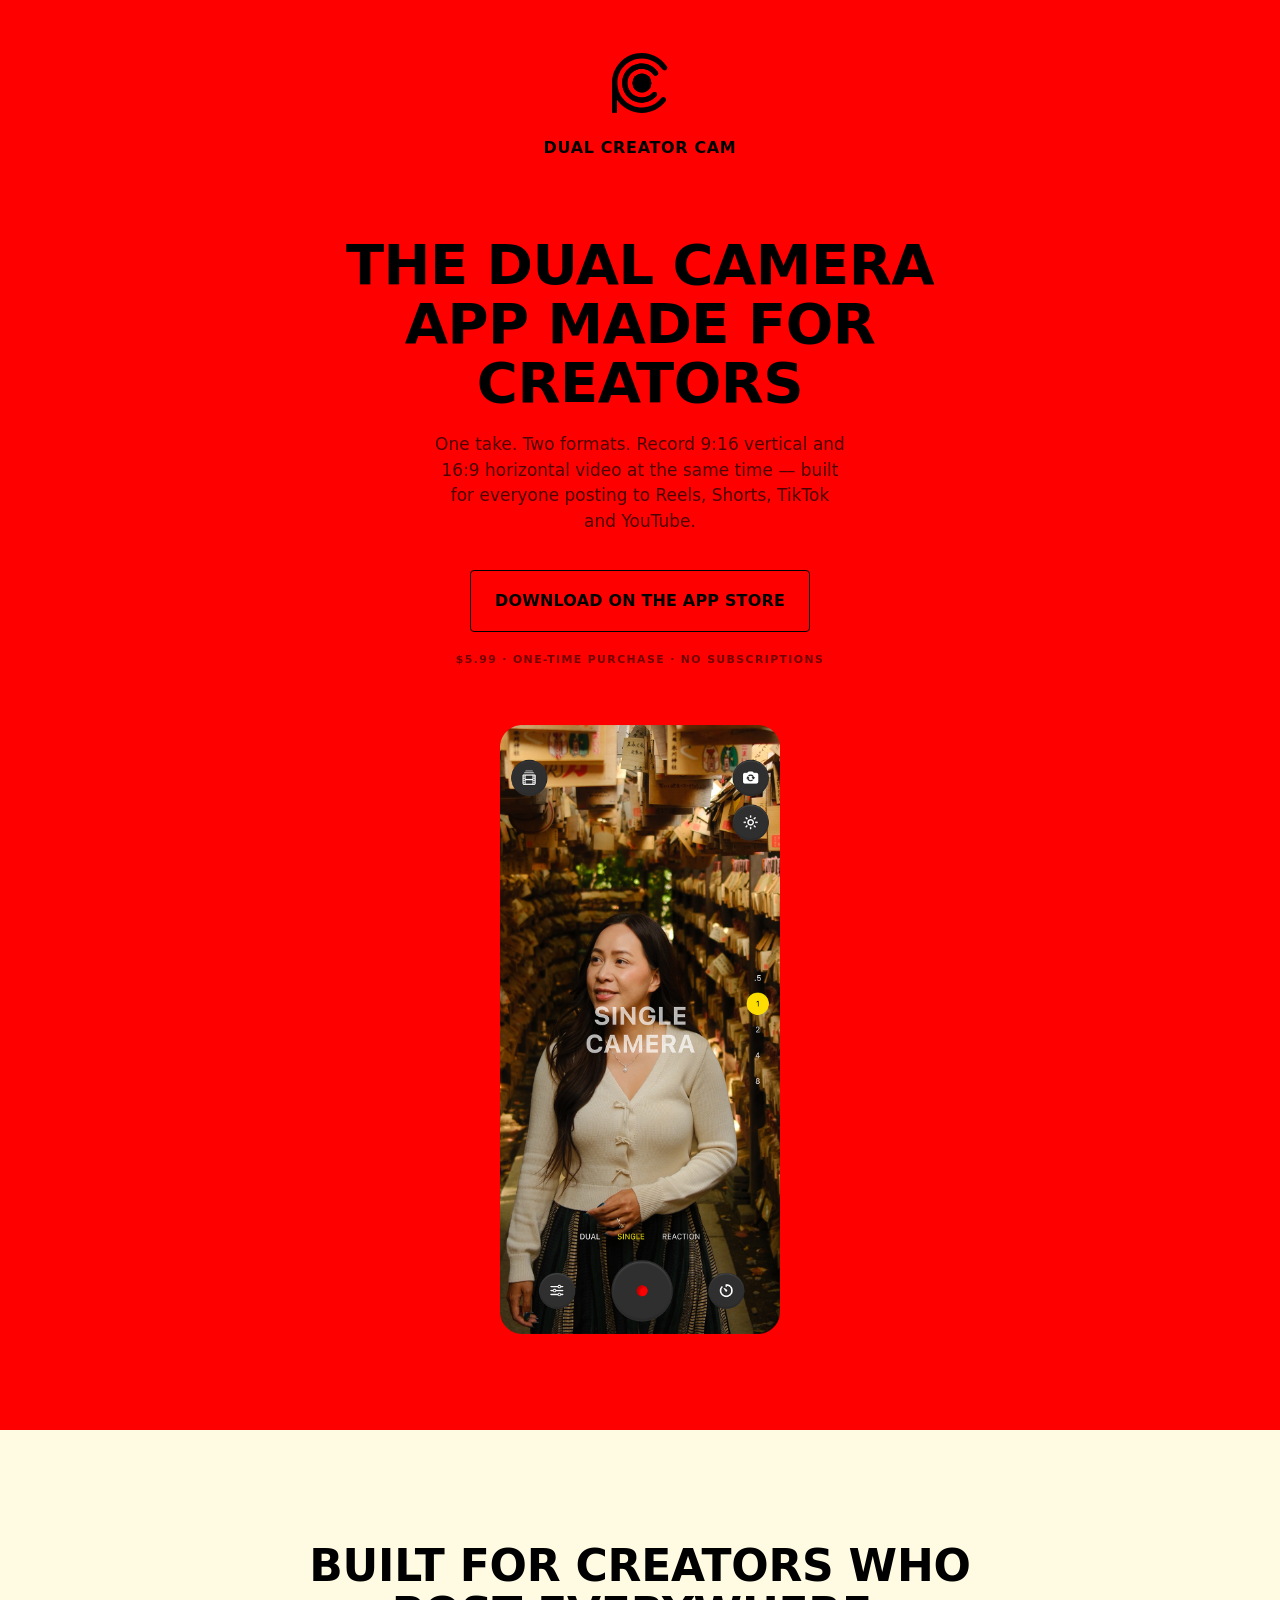
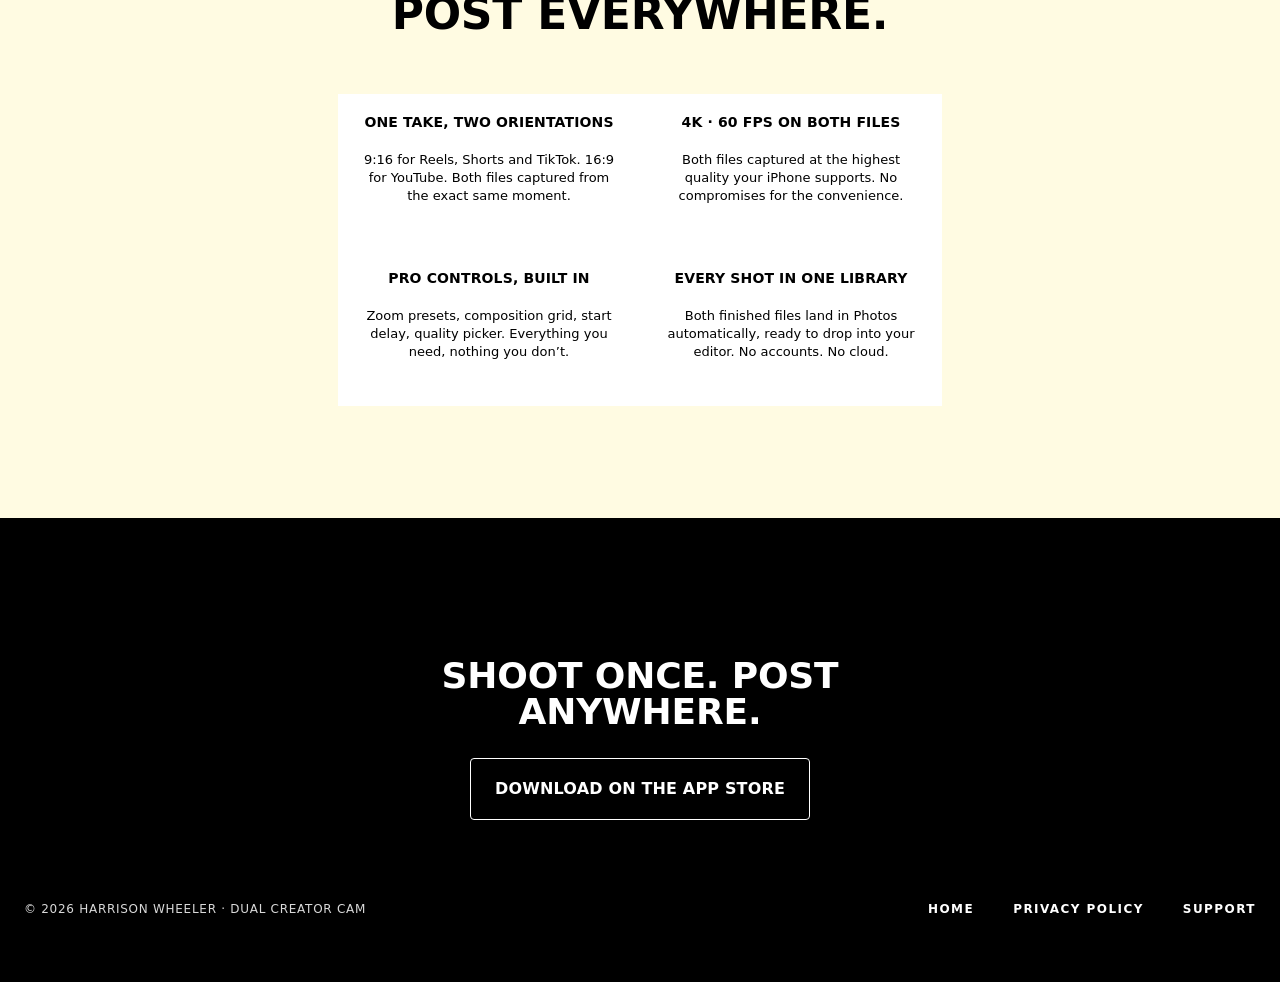
<file: index.html>
<!doctype html>
<html lang="en">
<head>
<meta charset="utf-8" />
<meta name="viewport" content="width=device-width, initial-scale=1, viewport-fit=cover" />

<!-- Primary SEO -->
<title>Dual Creator Cam · Dual Camera iPhone App for Creators</title>
<meta name="description" content="Record 9:16 vertical and 16:9 horizontal video at the same time on iPhone. One take, two formats — built for Reels, Shorts and YouTube. $5.99, no subscriptions." />
<meta name="keywords" content="dual camera iPhone app, vertical and horizontal video, 9:16 16:9 simultaneously, multicam iPhone, content creator camera app, Reels Shorts YouTube, one take two formats" />
<meta name="author" content="Harrison Wheeler" />
<meta name="robots" content="index, follow, max-image-preview:large" />
<meta name="theme-color" content="#ff0000" />
<link rel="canonical" href="https://dualcreatorcam.com/" />

<!-- Open Graph -->
<meta property="og:type" content="website" />
<meta property="og:site_name" content="Dual Creator Cam" />
<meta property="og:locale" content="en_US" />
<meta property="og:url" content="https://dualcreatorcam.com/" />
<meta property="og:title" content="Dual Creator Cam · Dual Camera iPhone App for Creators" />
<meta property="og:description" content="Shoot once. Post anywhere. Record 9:16 vertical and 16:9 horizontal video in the same take on iPhone." />
<!-- TODO: replace with real 1200x630 share image once available -->
<meta property="og:image" content="https://dualcreatorcam.com/assets/og-cover.png" />
<meta property="og:image:width" content="1200" />
<meta property="og:image:height" content="630" />
<meta property="og:image:alt" content="Dual Creator Cam — iPhone dual camera app showing 9:16 and 16:9 capture in one take." />

<!-- Twitter -->
<meta name="twitter:card" content="summary_large_image" />
<meta name="twitter:title" content="Dual Creator Cam · Dual Camera iPhone App" />
<meta name="twitter:description" content="One take. Two formats. Built for creators posting to Reels, Shorts, TikTok and YouTube." />
<meta name="twitter:image" content="https://dualcreatorcam.com/assets/og-cover.png" />
<meta name="twitter:image:alt" content="Dual Creator Cam — iPhone dual camera app capturing vertical and horizontal video at the same time." />

<!-- Apple / iOS -->
<meta name="apple-mobile-web-app-title" content="Dual Creator Cam" />
<meta name="format-detection" content="telephone=no" />

<!-- Icons -->
<link rel="icon" type="image/svg+xml" href="assets/logo.svg" />
<link rel="alternate icon" href="assets/favicon.jpg" />
<link rel="apple-touch-icon" href="assets/favicon.jpg" />

<!-- Performance -->
<link rel="preconnect" href="https://apps.apple.com" crossorigin />
<link rel="dns-prefetch" href="https://apps.apple.com" />
<link rel="preload" as="image" href="assets/single_hi.png" fetchpriority="high" />
<link rel="stylesheet" href="assets/style.css" />

<!-- Structured data: WebSite + Organization + MobileApplication -->
<script type="application/ld+json">
{
  "@context": "https://schema.org",
  "@graph": [
    {
      "@type": "WebSite",
      "@id": "https://dualcreatorcam.com/#website",
      "url": "https://dualcreatorcam.com/",
      "name": "Dual Creator Cam",
      "description": "Dual camera iPhone app that records 9:16 vertical and 16:9 horizontal video in the same take.",
      "inLanguage": "en-US",
      "publisher": { "@id": "https://dualcreatorcam.com/#publisher" }
    },
    {
      "@type": "Organization",
      "@id": "https://dualcreatorcam.com/#publisher",
      "name": "Harrison Wheeler",
      "url": "https://dualcreatorcam.com/",
      "logo": "https://dualcreatorcam.com/assets/logo.png",
      "email": "hello@dualcreatorcam.com"
    },
    {
      "@type": "MobileApplication",
      "@id": "https://dualcreatorcam.com/#app",
      "name": "Dual Creator Cam",
      "url": "https://dualcreatorcam.com/",
      "operatingSystem": "iOS 17",
      "applicationCategory": "MultimediaApplication",
      "applicationSubCategory": "Camera",
      "description": "Dual Creator Cam records 9:16 vertical and 16:9 horizontal video simultaneously on iPhone. Built for creators who post to Reels, TikTok, Shorts and YouTube from the same take.",
      "image": "https://dualcreatorcam.com/assets/single_hi.png",
      "screenshot": "https://dualcreatorcam.com/assets/single_hi.png",
      "downloadUrl": "https://apps.apple.com/app/id6765814282",
      "installUrl": "https://apps.apple.com/app/id6765814282",
      "offers": {
        "@type": "Offer",
        "price": "5.99",
        "priceCurrency": "USD",
        "availability": "https://schema.org/InStock"
      },
      "featureList": [
        "9:16 vertical and 16:9 horizontal capture in one take",
        "4K at 60 fps on supported devices",
        "Zoom presets, composition grid and start delay",
        "Saves both files directly to Photos — no cloud, no accounts"
      ],
      "publisher": { "@id": "https://dualcreatorcam.com/#publisher" }
    }
  ]
}
</script>

<!-- Google tag (gtag.js) -->
<script async src="https://www.googletagmanager.com/gtag/js?id=G-6EHSY87TWT"></script>
<script>
  window.dataLayer = window.dataLayer || [];
  function gtag(){dataLayer.push(arguments);}
  gtag('js', new Date());

  gtag('config', 'G-6EHSY87TWT');
</script>
</head>
<body>

<main>

<header class="hero hero--home">
  <img class="logo" src="assets/logo.svg" alt="Dual Creator Cam logo" width="56" height="60" />
  <p class="wordmark">Dual Creator Cam</p>

  <h1 class="hero-headline">The dual camera app made for creators</h1>
  <p class="hero-sub">One take. Two formats. Record 9:16 vertical and 16:9 horizontal video at the same time — built for everyone posting to Reels, Shorts, TikTok and YouTube.</p>

  <a class="btn btn--dark hero-cta" href="https://apps.apple.com/app/id6765814282" aria-label="Download Dual Creator Cam on the App Store">
    Download on the App Store
  </a>

  <p class="hero-meta">$5.99 · One-time purchase · No subscriptions</p>

  <img
    class="phone"
    src="assets/single_hi.png"
    alt="Dual Creator Cam app preview on iPhone — single-camera viewfinder mode"
    width="280"
    height="609"
    fetchpriority="high"
    decoding="async"
  />
</header>

<section class="features-section" id="features" aria-labelledby="features-headline">
  <h2 id="features-headline" class="features-headline">Built for creators who post everywhere.</h2>
  <div class="features-grid">
    <article class="feature">
      <h3>One take, two orientations</h3>
      <p>9:16 for Reels, Shorts and TikTok. 16:9 for YouTube. Both files captured from the exact same moment.</p>
    </article>
    <article class="feature">
      <h3>4K · 60 fps on both files</h3>
      <p>Both files captured at the highest quality your iPhone supports. No compromises for the convenience.</p>
    </article>
    <article class="feature">
      <h3>Pro controls, built in</h3>
      <p>Zoom presets, composition grid, start delay, quality picker. Everything you need, nothing you don&rsquo;t.</p>
    </article>
    <article class="feature">
      <h3>Every shot in one library</h3>
      <p>Both finished files land in Photos automatically, ready to drop into your editor. No accounts. No cloud.</p>
    </article>
  </div>
</section>

<section class="closer" aria-label="Get Dual Creator Cam">
  <h2>Shoot once. Post anywhere.</h2>
  <a class="btn btn--light" href="https://apps.apple.com/app/id6765814282" aria-label="Download Dual Creator Cam on the App Store">
    Download on the App Store
  </a>
</section>

</main>

<footer class="site-footer">
  <div class="footer-row">
    <div class="copy">&copy; 2026 Harrison Wheeler · Dual Creator Cam</div>
    <nav aria-label="Site">
      <a href="./">Home</a>
      <a href="privacy/">Privacy Policy</a>
      <a href="support/">Support</a>
    </nav>
  </div>
</footer>

</body>
</html>
</file>
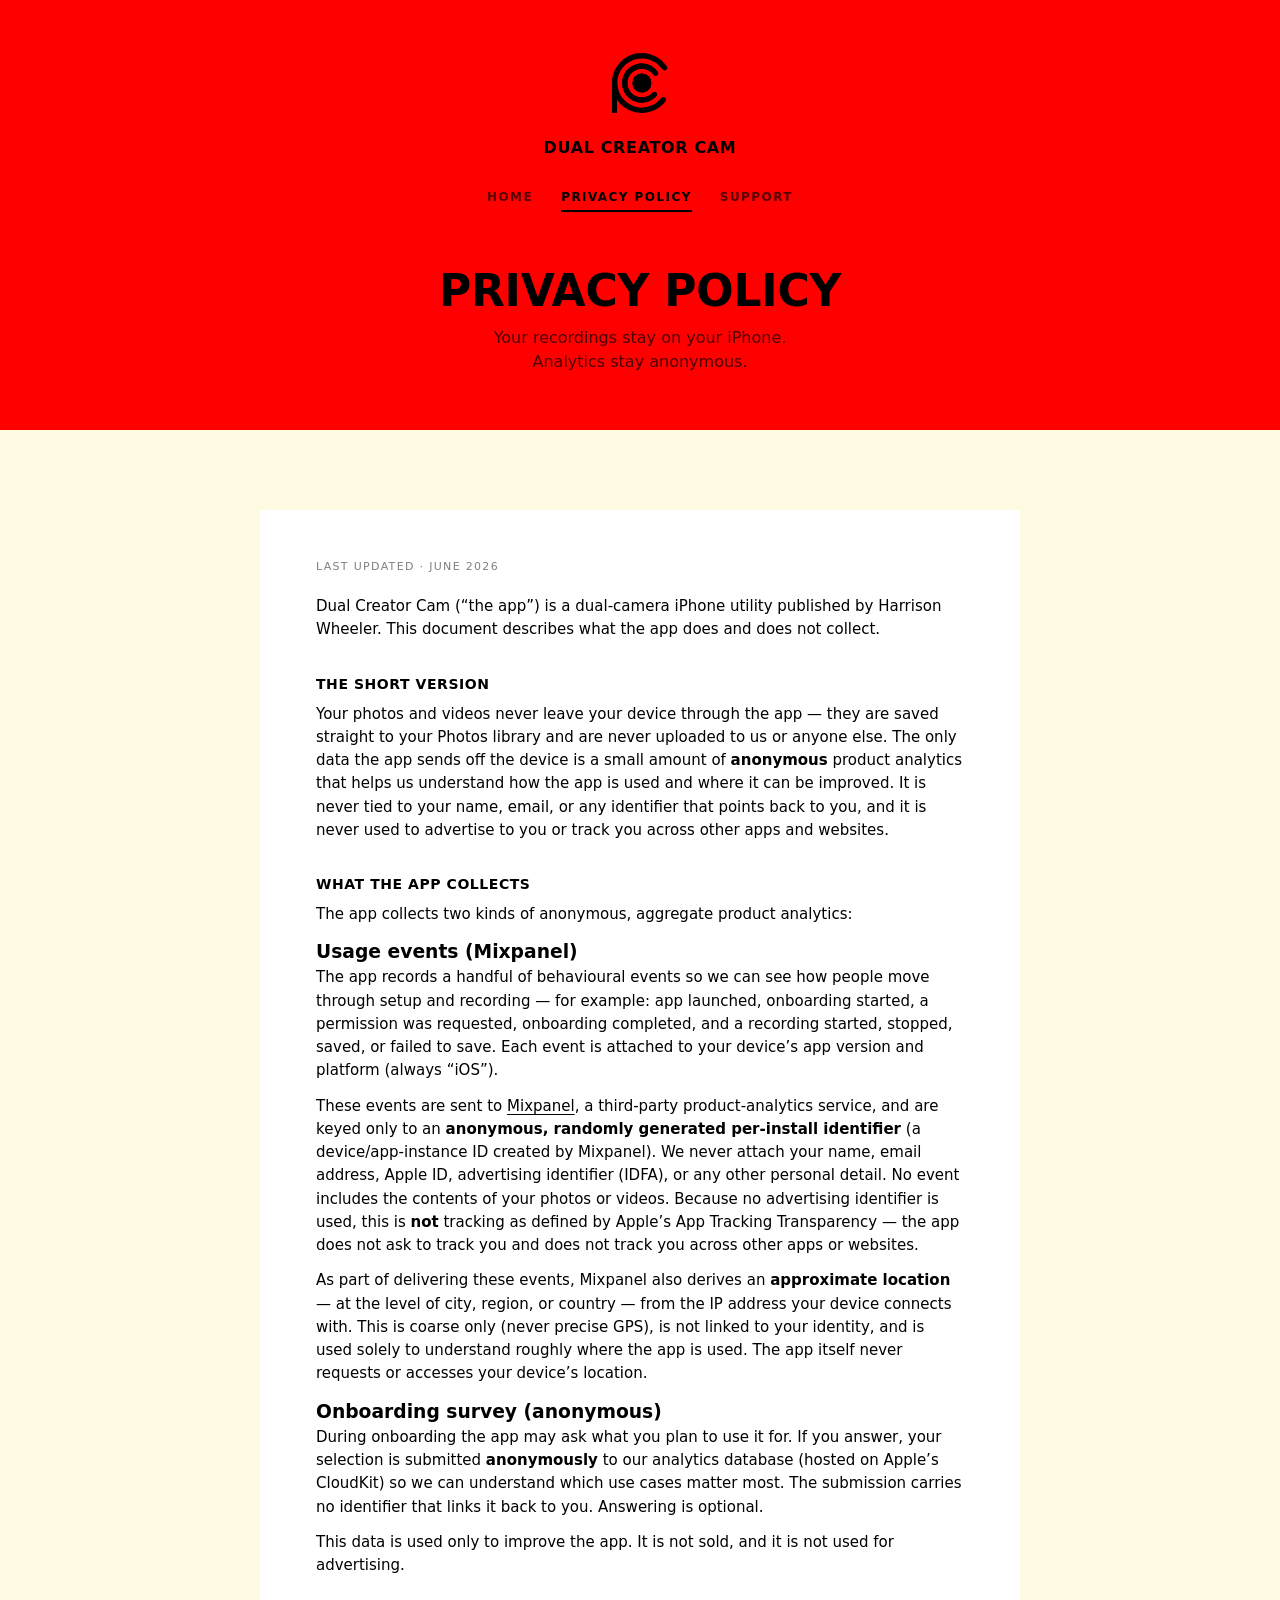
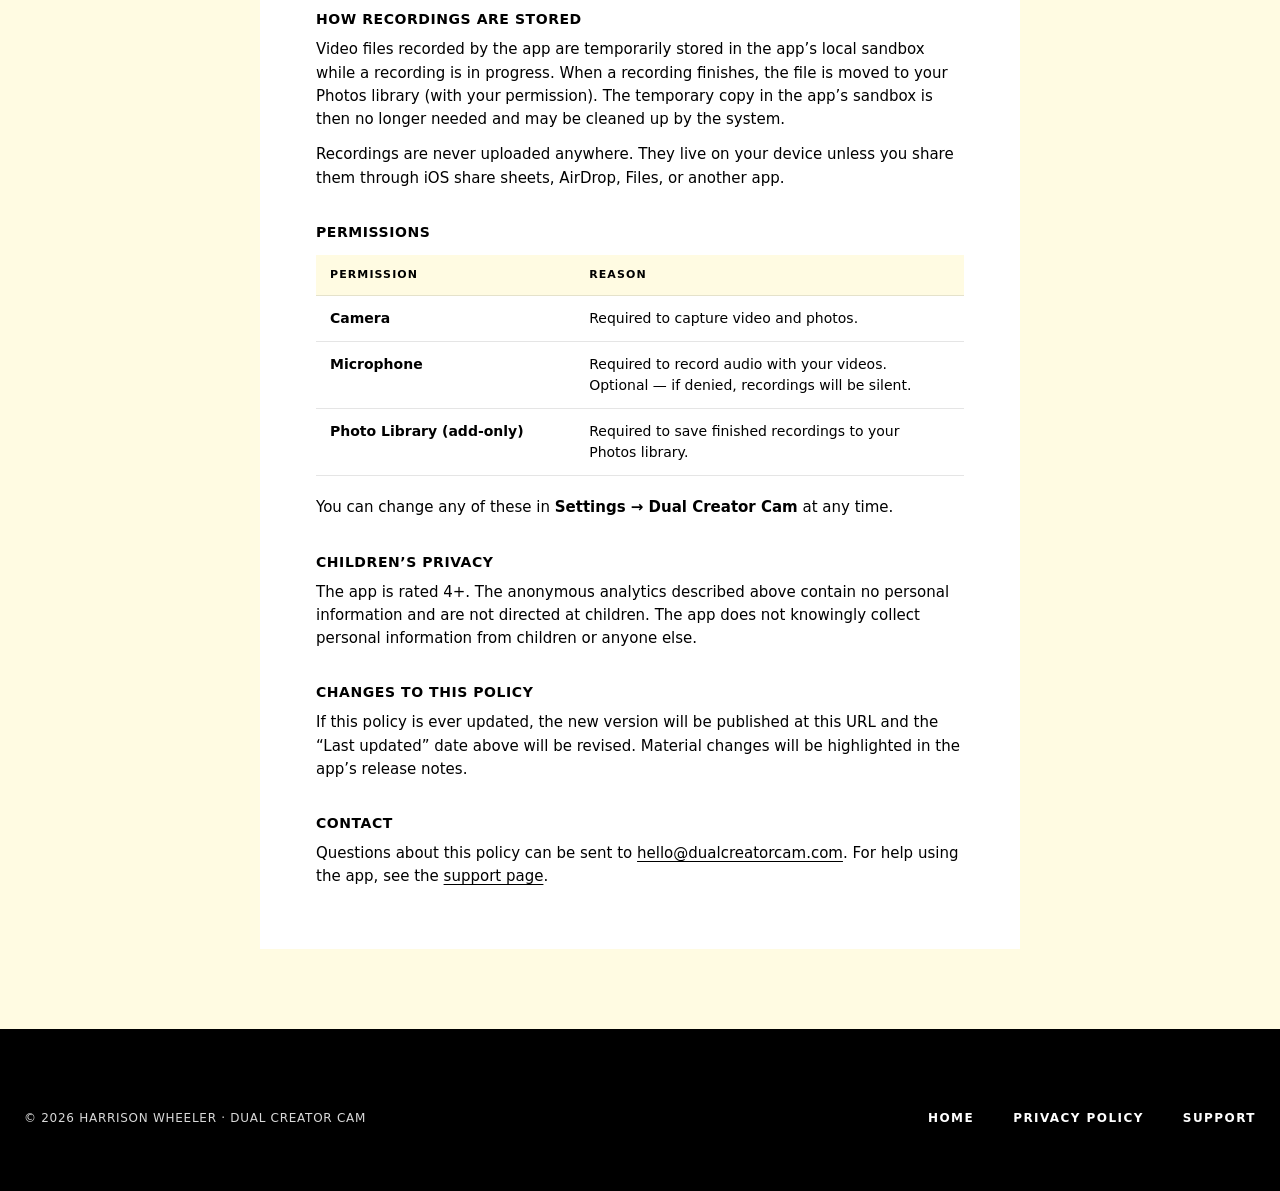
<file: privacy/index.html>
<!doctype html>
<html lang="en">
<head>
<meta charset="utf-8" />
<meta name="viewport" content="width=device-width, initial-scale=1, viewport-fit=cover" />

<!-- Primary SEO -->
<title>Privacy Policy · Dual Creator Cam — Privacy-First by Design</title>
<meta name="description" content="Privacy policy for Dual Creator Cam. Your recordings stay on your iPhone and are never uploaded. Only minimal, anonymous product analytics — no identity, no ads, no tracking across apps. Last updated June 2026." />
<meta name="author" content="Harrison Wheeler" />
<meta name="robots" content="index, follow, max-image-preview:large" />
<meta name="theme-color" content="#ff0000" />
<link rel="canonical" href="https://dualcreatorcam.com/privacy/" />

<!-- Open Graph -->
<meta property="og:type" content="website" />
<meta property="og:site_name" content="Dual Creator Cam" />
<meta property="og:locale" content="en_US" />
<meta property="og:url" content="https://dualcreatorcam.com/privacy/" />
<meta property="og:title" content="Privacy Policy · Dual Creator Cam" />
<meta property="og:description" content="Your recordings stay on your iPhone — never uploaded. Only minimal, anonymous product analytics. No identity, no ads, no cross-app tracking." />
<!-- TODO: replace with real 1200x630 share image once available -->
<meta property="og:image" content="https://dualcreatorcam.com/assets/og-cover.png" />
<meta property="og:image:width" content="1200" />
<meta property="og:image:height" content="630" />
<meta property="og:image:alt" content="Dual Creator Cam — privacy-first iPhone camera app." />

<!-- Twitter -->
<meta name="twitter:card" content="summary_large_image" />
<meta name="twitter:title" content="Privacy Policy · Dual Creator Cam" />
<meta name="twitter:description" content="Recordings stay on your iPhone. Anonymous analytics only — no identity, no tracking." />
<meta name="twitter:image" content="https://dualcreatorcam.com/assets/og-cover.png" />

<!-- Apple / iOS -->
<meta name="apple-mobile-web-app-title" content="Dual Creator Cam" />
<meta name="format-detection" content="telephone=no" />

<!-- Icons -->
<link rel="icon" type="image/svg+xml" href="../assets/logo.svg" />
<link rel="alternate icon" href="../assets/favicon.jpg" />
<link rel="apple-touch-icon" href="../assets/favicon.jpg" />

<!-- Performance -->
<link rel="stylesheet" href="../assets/style.css" />

<!-- Structured data: WebPage + BreadcrumbList -->
<script type="application/ld+json">
{
  "@context": "https://schema.org",
  "@graph": [
    {
      "@type": "WebPage",
      "@id": "https://dualcreatorcam.com/privacy/#webpage",
      "url": "https://dualcreatorcam.com/privacy/",
      "name": "Privacy Policy · Dual Creator Cam",
      "description": "Your recordings stay on your iPhone and are never uploaded. Dual Creator Cam collects only minimal, anonymous product analytics — no identity, no ads, no tracking across apps.",
      "inLanguage": "en-US",
      "isPartOf": { "@id": "https://dualcreatorcam.com/#website" },
      "dateModified": "2026-06-14",
      "breadcrumb": { "@id": "https://dualcreatorcam.com/privacy/#breadcrumb" }
    },
    {
      "@type": "BreadcrumbList",
      "@id": "https://dualcreatorcam.com/privacy/#breadcrumb",
      "itemListElement": [
        { "@type": "ListItem", "position": 1, "name": "Home", "item": "https://dualcreatorcam.com/" },
        { "@type": "ListItem", "position": 2, "name": "Privacy Policy", "item": "https://dualcreatorcam.com/privacy/" }
      ]
    }
  ]
}
</script>

<!-- Google tag (gtag.js) -->
<script async src="https://www.googletagmanager.com/gtag/js?id=G-6EHSY87TWT"></script>
<script>
  window.dataLayer = window.dataLayer || [];
  function gtag(){dataLayer.push(arguments);}
  gtag('js', new Date());

  gtag('config', 'G-6EHSY87TWT');
</script>
</head>
<body>

<main>

<header class="hero hero--page">
  <div class="wrap">
    <a href="../" aria-label="Dual Creator Cam home"><img class="logo" src="../assets/logo.svg" alt="Dual Creator Cam logo" width="56" height="60" /></a>
    <p class="wordmark">Dual Creator Cam</p>

    <nav class="page-nav" aria-label="Site sections">
      <a href="../">Home</a>
      <a href="../privacy/" class="active" aria-current="page">Privacy Policy</a>
      <a href="../support/">Support</a>
    </nav>

    <h1 class="page-title">Privacy Policy</h1>
    <p class="page-deck">Your recordings stay on your iPhone. Analytics stay anonymous.</p>
  </div>
</header>

<section class="doc-section">
  <article class="panel">
    <p class="updated"><time datetime="2026-06-14">Last updated · June 2026</time></p>

    <p>Dual Creator Cam (&ldquo;the app&rdquo;) is a dual-camera iPhone utility published by Harrison Wheeler. This document describes what the app does and does not collect.</p>

    <h2>The short version</h2>
    <p>Your photos and videos never leave your device through the app — they are saved straight to your Photos library and are never uploaded to us or anyone else. The only data the app sends off the device is a small amount of <strong>anonymous</strong> product analytics that helps us understand how the app is used and where it can be improved. It is never tied to your name, email, or any identifier that points back to you, and it is never used to advertise to you or track you across other apps and websites.</p>

    <h2>What the app collects</h2>
    <p>The app collects two kinds of anonymous, aggregate product analytics:</p>

    <h3>Usage events (Mixpanel)</h3>
    <p>The app records a handful of behavioural events so we can see how people move through setup and recording — for example: app launched, onboarding started, a permission was requested, onboarding completed, and a recording started, stopped, saved, or failed to save. Each event is attached to your device&rsquo;s app version and platform (always &ldquo;iOS&rdquo;).</p>
    <p>These events are sent to <a href="https://mixpanel.com/legal/privacy-policy/" rel="noopener" target="_blank">Mixpanel</a>, a third-party product-analytics service, and are keyed only to an <strong>anonymous, randomly generated per-install identifier</strong> (a device/app-instance ID created by Mixpanel). We never attach your name, email address, Apple ID, advertising identifier (IDFA), or any other personal detail. No event includes the contents of your photos or videos. Because no advertising identifier is used, this is <strong>not</strong> tracking as defined by Apple&rsquo;s App Tracking Transparency — the app does not ask to track you and does not track you across other apps or websites.</p>
    <p>As part of delivering these events, Mixpanel also derives an <strong>approximate location</strong> — at the level of city, region, or country — from the IP address your device connects with. This is coarse only (never precise GPS), is not linked to your identity, and is used solely to understand roughly where the app is used. The app itself never requests or accesses your device&rsquo;s location.</p>

    <h3>Onboarding survey (anonymous)</h3>
    <p>During onboarding the app may ask what you plan to use it for. If you answer, your selection is submitted <strong>anonymously</strong> to our analytics database (hosted on Apple&rsquo;s CloudKit) so we can understand which use cases matter most. The submission carries no identifier that links it back to you. Answering is optional.</p>

    <p>This data is used only to improve the app. It is not sold, and it is not used for advertising.</p>

    <h2>How recordings are stored</h2>
    <p>Video files recorded by the app are temporarily stored in the app&rsquo;s local sandbox while a recording is in progress. When a recording finishes, the file is moved to your Photos library (with your permission). The temporary copy in the app&rsquo;s sandbox is then no longer needed and may be cleaned up by the system.</p>
    <p>Recordings are never uploaded anywhere. They live on your device unless you share them through iOS share sheets, AirDrop, Files, or another app.</p>

    <h2>Permissions</h2>
    <table>
      <thead><tr><th scope="col">Permission</th><th scope="col">Reason</th></tr></thead>
      <tbody>
        <tr><td>Camera</td><td>Required to capture video and photos.</td></tr>
        <tr><td>Microphone</td><td>Required to record audio with your videos. Optional — if denied, recordings will be silent.</td></tr>
        <tr><td>Photo Library (add-only)</td><td>Required to save finished recordings to your Photos library.</td></tr>
      </tbody>
    </table>
    <p>You can change any of these in <strong>Settings &rarr; Dual Creator Cam</strong> at any time.</p>

    <h2>Children&rsquo;s privacy</h2>
    <p>The app is rated 4+. The anonymous analytics described above contain no personal information and are not directed at children. The app does not knowingly collect personal information from children or anyone else.</p>

    <h2>Changes to this policy</h2>
    <p>If this policy is ever updated, the new version will be published at this URL and the &ldquo;Last updated&rdquo; date above will be revised. Material changes will be highlighted in the app&rsquo;s release notes.</p>

    <h2>Contact</h2>
    <p>Questions about this policy can be sent to <a href="mailto:hello@dualcreatorcam.com">hello@dualcreatorcam.com</a>. For help using the app, see the <a href="../support/">support page</a>.</p>
  </article>
</section>

</main>

<footer class="site-footer">
  <div class="footer-row">
    <div class="copy">&copy; 2026 Harrison Wheeler · Dual Creator Cam</div>
    <nav aria-label="Site">
      <a href="../">Home</a>
      <a href="../privacy/">Privacy Policy</a>
      <a href="../support/">Support</a>
    </nav>
  </div>
</footer>

</body>
</html>
</file>
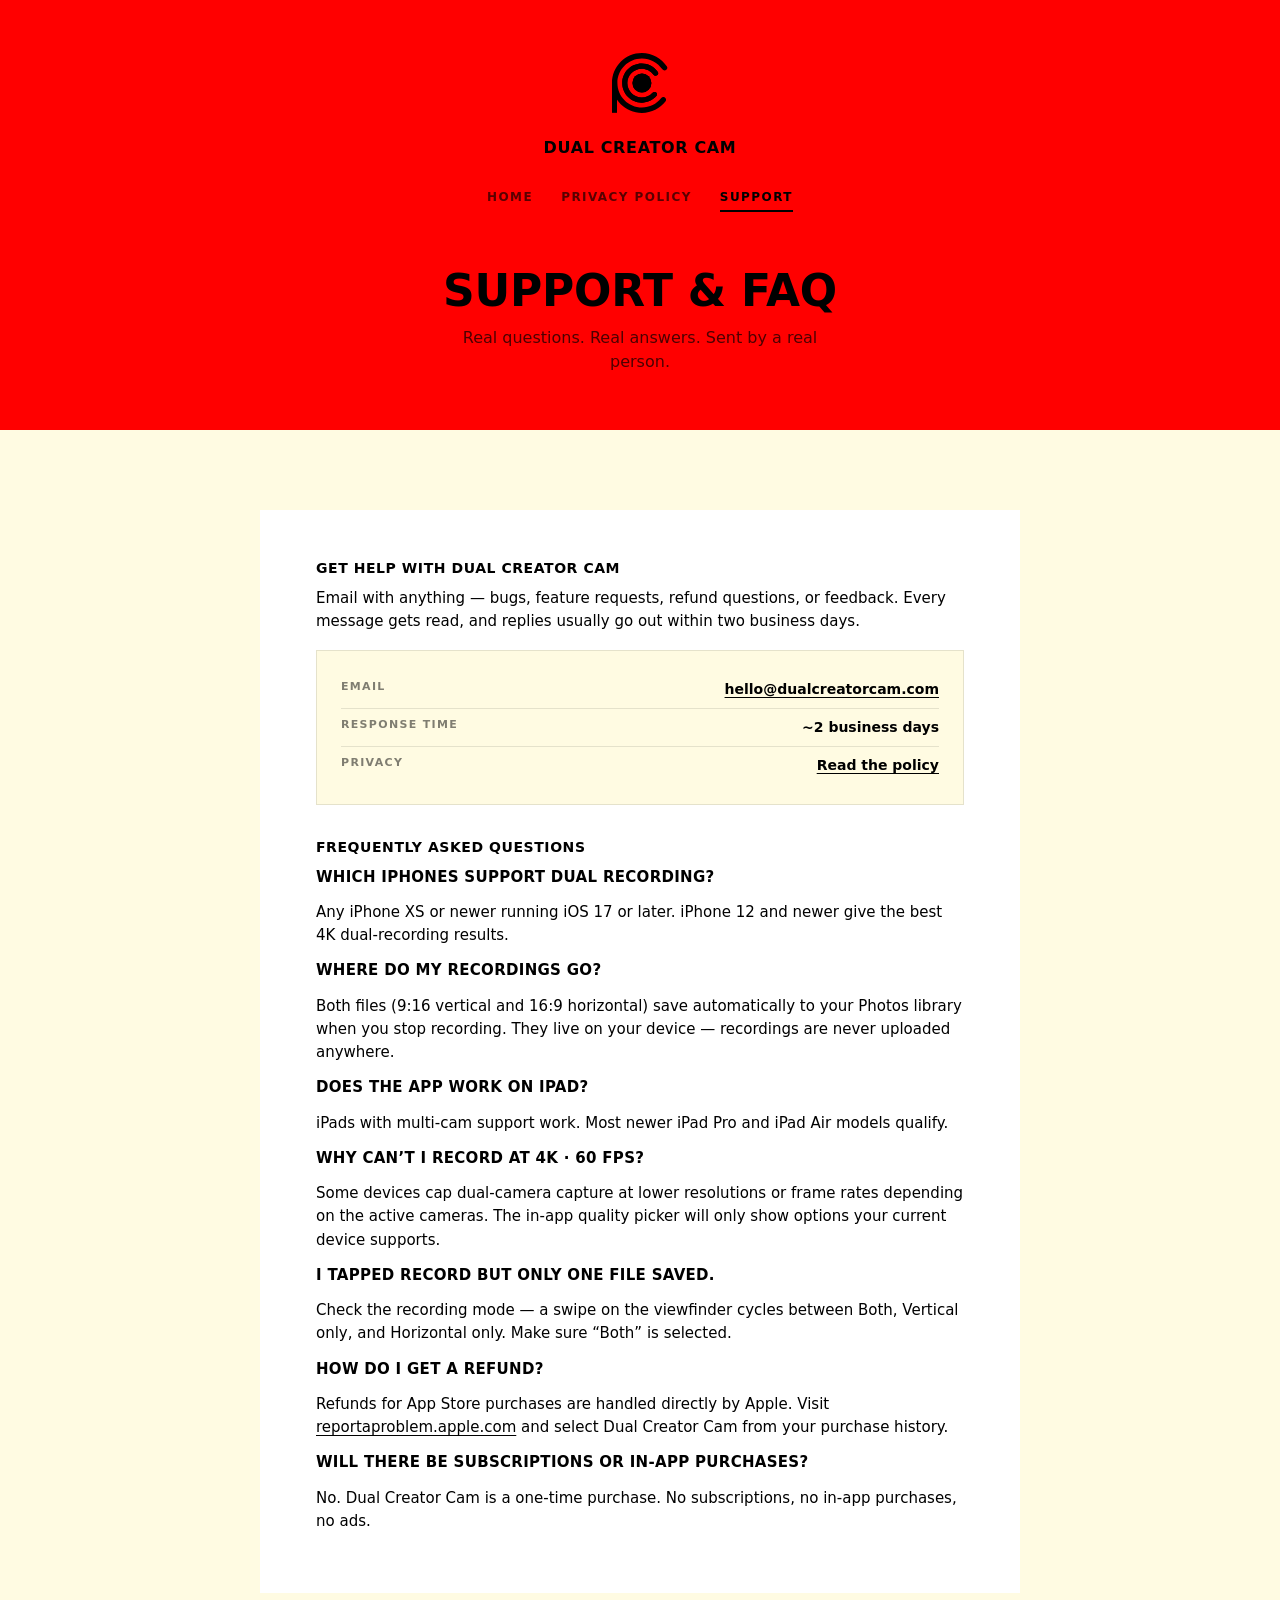
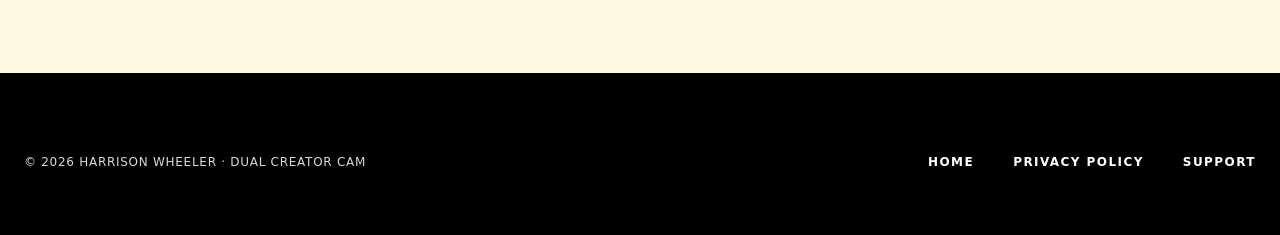
<file: support/index.html>
<!doctype html>
<html lang="en">
<head>
<meta charset="utf-8" />
<meta name="viewport" content="width=device-width, initial-scale=1, viewport-fit=cover" />

<!-- Primary SEO -->
<title>Support &amp; FAQ · Dual Creator Cam — Help with Dual Camera Recording</title>
<meta name="description" content="Help and FAQ for Dual Creator Cam. Compatible iPhones, where recordings save, 4K · 60 fps support, refunds, and email support — answered by a real person." />
<meta name="keywords" content="Dual Creator Cam support, dual camera iPhone help, iPhone XS dual recording, 4K 60fps iPhone, App Store refund" />
<meta name="author" content="Harrison Wheeler" />
<meta name="robots" content="index, follow, max-image-preview:large" />
<meta name="theme-color" content="#ff0000" />
<link rel="canonical" href="https://dualcreatorcam.com/support/" />

<!-- Open Graph -->
<meta property="og:type" content="website" />
<meta property="og:site_name" content="Dual Creator Cam" />
<meta property="og:locale" content="en_US" />
<meta property="og:url" content="https://dualcreatorcam.com/support/" />
<meta property="og:title" content="Support &amp; FAQ · Dual Creator Cam" />
<meta property="og:description" content="Real questions, real answers. Email support and a full FAQ for Dual Creator Cam." />
<!-- TODO: replace with real 1200x630 share image once available -->
<meta property="og:image" content="https://dualcreatorcam.com/assets/og-cover.png" />
<meta property="og:image:width" content="1200" />
<meta property="og:image:height" content="630" />
<meta property="og:image:alt" content="Dual Creator Cam — support page." />

<!-- Twitter -->
<meta name="twitter:card" content="summary_large_image" />
<meta name="twitter:title" content="Support &amp; FAQ · Dual Creator Cam" />
<meta name="twitter:description" content="Help with Dual Creator Cam — compatible iPhones, where files save, refunds, and more." />
<meta name="twitter:image" content="https://dualcreatorcam.com/assets/og-cover.png" />

<!-- Apple / iOS -->
<meta name="apple-mobile-web-app-title" content="Dual Creator Cam" />
<meta name="format-detection" content="telephone=no" />

<!-- Icons -->
<link rel="icon" type="image/svg+xml" href="../assets/logo.svg" />
<link rel="alternate icon" href="../assets/favicon.jpg" />
<link rel="apple-touch-icon" href="../assets/favicon.jpg" />

<!-- Performance -->
<link rel="stylesheet" href="../assets/style.css" />

<!-- Structured data: WebPage + BreadcrumbList + FAQPage -->
<script type="application/ld+json">
{
  "@context": "https://schema.org",
  "@graph": [
    {
      "@type": "WebPage",
      "@id": "https://dualcreatorcam.com/support/#webpage",
      "url": "https://dualcreatorcam.com/support/",
      "name": "Support & FAQ · Dual Creator Cam",
      "description": "Help and FAQ for Dual Creator Cam — compatible iPhones, where recordings save, 4K · 60 fps support, refunds, and email support.",
      "inLanguage": "en-US",
      "isPartOf": { "@id": "https://dualcreatorcam.com/#website" },
      "breadcrumb": { "@id": "https://dualcreatorcam.com/support/#breadcrumb" }
    },
    {
      "@type": "BreadcrumbList",
      "@id": "https://dualcreatorcam.com/support/#breadcrumb",
      "itemListElement": [
        { "@type": "ListItem", "position": 1, "name": "Home", "item": "https://dualcreatorcam.com/" },
        { "@type": "ListItem", "position": 2, "name": "Support", "item": "https://dualcreatorcam.com/support/" }
      ]
    },
    {
      "@type": "FAQPage",
      "@id": "https://dualcreatorcam.com/support/#faq",
      "mainEntity": [
        {
          "@type": "Question",
          "name": "Which iPhones support dual recording?",
          "acceptedAnswer": {
            "@type": "Answer",
            "text": "Any iPhone XS or newer running iOS 17 or later. iPhone 12 and newer give the best 4K dual-recording results."
          }
        },
        {
          "@type": "Question",
          "name": "Where do my recordings go?",
          "acceptedAnswer": {
            "@type": "Answer",
            "text": "Both files (9:16 vertical and 16:9 horizontal) save automatically to your Photos library when you stop recording. They live on your device — we never upload them anywhere."
          }
        },
        {
          "@type": "Question",
          "name": "Does the app work on iPad?",
          "acceptedAnswer": {
            "@type": "Answer",
            "text": "iPads with multi-cam support work. Most newer iPad Pro and iPad Air models qualify."
          }
        },
        {
          "@type": "Question",
          "name": "Why can't I record at 4K · 60 fps?",
          "acceptedAnswer": {
            "@type": "Answer",
            "text": "Some devices cap dual-camera capture at lower resolutions or frame rates depending on the active cameras. The in-app quality picker only shows options your current device supports."
          }
        },
        {
          "@type": "Question",
          "name": "I tapped record but only one file saved.",
          "acceptedAnswer": {
            "@type": "Answer",
            "text": "Check the recording mode — a swipe on the viewfinder cycles between Both, Vertical only, and Horizontal only. Make sure 'Both' is selected."
          }
        },
        {
          "@type": "Question",
          "name": "How do I get a refund?",
          "acceptedAnswer": {
            "@type": "Answer",
            "text": "Refunds for App Store purchases are handled directly by Apple. Visit reportaproblem.apple.com and select Dual Creator Cam from your purchase history."
          }
        },
        {
          "@type": "Question",
          "name": "Will there be subscriptions or in-app purchases?",
          "acceptedAnswer": {
            "@type": "Answer",
            "text": "No. Dual Creator Cam is a one-time purchase. No subscriptions, no in-app purchases, no ads."
          }
        }
      ]
    }
  ]
}
</script>

<!-- Google tag (gtag.js) -->
<script async src="https://www.googletagmanager.com/gtag/js?id=G-6EHSY87TWT"></script>
<script>
  window.dataLayer = window.dataLayer || [];
  function gtag(){dataLayer.push(arguments);}
  gtag('js', new Date());

  gtag('config', 'G-6EHSY87TWT');
</script>
</head>
<body>

<main>

<header class="hero hero--page">
  <div class="wrap">
    <a href="../" aria-label="Dual Creator Cam home"><img class="logo" src="../assets/logo.svg" alt="Dual Creator Cam logo" width="56" height="60" /></a>
    <p class="wordmark">Dual Creator Cam</p>

    <nav class="page-nav" aria-label="Site sections">
      <a href="../">Home</a>
      <a href="../privacy/">Privacy Policy</a>
      <a href="../support/" class="active" aria-current="page">Support</a>
    </nav>

    <h1 class="page-title">Support &amp; FAQ</h1>
    <p class="page-deck">Real questions. Real answers. Sent by a real person.</p>
  </div>
</header>

<section class="doc-section">
  <article class="panel">
    <h2>Get help with Dual Creator Cam</h2>
    <p>Email with anything — bugs, feature requests, refund questions, or feedback. Every message gets read, and replies usually go out within two business days.</p>

    <div class="contact-card">
      <div class="row">
        <span class="key">Email</span>
        <span class="val"><a href="mailto:hello@dualcreatorcam.com">hello@dualcreatorcam.com</a></span>
      </div>
      <div class="row">
        <span class="key">Response time</span>
        <span class="val">~2 business days</span>
      </div>
      <div class="row">
        <span class="key">Privacy</span>
        <span class="val"><a href="../privacy/">Read the policy</a></span>
      </div>
    </div>

    <h2>Frequently asked questions</h2>

    <p class="faq-q">Which iPhones support dual recording?</p>
    <p>Any iPhone XS or newer running iOS 17 or later. iPhone 12 and newer give the best 4K dual-recording results.</p>

    <p class="faq-q">Where do my recordings go?</p>
    <p>Both files (9:16 vertical and 16:9 horizontal) save automatically to your Photos library when you stop recording. They live on your device — recordings are never uploaded anywhere.</p>

    <p class="faq-q">Does the app work on iPad?</p>
    <p>iPads with multi-cam support work. Most newer iPad Pro and iPad Air models qualify.</p>

    <p class="faq-q">Why can&rsquo;t I record at 4K · 60 fps?</p>
    <p>Some devices cap dual-camera capture at lower resolutions or frame rates depending on the active cameras. The in-app quality picker will only show options your current device supports.</p>

    <p class="faq-q">I tapped record but only one file saved.</p>
    <p>Check the recording mode — a swipe on the viewfinder cycles between Both, Vertical only, and Horizontal only. Make sure &ldquo;Both&rdquo; is selected.</p>

    <p class="faq-q">How do I get a refund?</p>
    <p>Refunds for App Store purchases are handled directly by Apple. Visit <a href="https://reportaproblem.apple.com/" target="_blank" rel="noopener noreferrer">reportaproblem.apple.com</a> and select Dual Creator Cam from your purchase history.</p>

    <p class="faq-q">Will there be subscriptions or in-app purchases?</p>
    <p>No. Dual Creator Cam is a one-time purchase. No subscriptions, no in-app purchases, no ads.</p>
  </article>
</section>

</main>

<footer class="site-footer">
  <div class="footer-row">
    <div class="copy">&copy; 2026 Harrison Wheeler · Dual Creator Cam</div>
    <nav aria-label="Site">
      <a href="../">Home</a>
      <a href="../privacy/">Privacy Policy</a>
      <a href="../support/">Support</a>
    </nav>
  </div>
</footer>

</body>
</html>
</file>
<file: assets/style.css>
/* ==========================================================================
   Dual Creator Cam — landing site
   Styling pulled from the Figma design (node 535:2054):
   red hero, cream features, black close + footer.
   ========================================================================== */

:root {
  --red: #ff0000;
  --cream: #fffbe2;
  --black: #000000;
  --white: #ffffff;
  --ink: #000000;
  --ink-soft: rgba(0, 0, 0, 0.7);
  --ink-faint: rgba(0, 0, 0, 0.5);
  --line-on-cream: rgba(0, 0, 0, 0.1);
  --line-on-black: rgba(255, 255, 255, 0.18);
}

* { box-sizing: border-box; }
html, body {
  margin: 0;
  padding: 0;
}
html {
  scroll-behavior: smooth;
  background: var(--red);   /* covers iOS rubber-band overscroll above the hero */
}
body {
  background: var(--cream);
  color: var(--ink);
  font: 16px/1.5 -apple-system, BlinkMacSystemFont, "SF Pro Text", "SF Pro Display", system-ui, "Helvetica Neue", Helvetica, Arial, sans-serif;
  -webkit-font-smoothing: antialiased;
  text-rendering: optimizeLegibility;
}
h1, h2, h3, h4, p { margin: 0; }   /* zero default heading/paragraph margins; per-element margins set explicitly */
body, html { font-variation-settings: 'wdth' 100; }
a { color: inherit; }

.wrap { max-width: 1280px; margin: 0 auto; padding: 0 24px; }

/* ==========================================================================
   Buttons — Figma: 1px border, 4px radius, 12px y / 24px x, 16px SF Pro Bold
   ========================================================================== */
.btn {
  display: inline-flex;
  align-items: center;
  justify-content: center;
  padding: 12px 24px;
  border: 1px solid currentColor;
  border-radius: 4px;
  font-size: 16px;
  font-weight: 700;
  text-transform: uppercase;
  letter-spacing: 0.01em;
  text-decoration: none;
  background: transparent;
  cursor: pointer;
  transition: opacity 0.2s ease, transform 0.12s ease;
  line-height: 36px;
}
.btn:hover { opacity: 0.7; }
.btn:active { transform: translateY(1px); }
.btn--dark { color: var(--black); }
.btn--light { color: var(--white); }

/* ==========================================================================
   Hero — red canvas
   Figma layout (1280×~1076):
     logo at y=53 (56×60), wordmark at y=152, CTA at y=450, phone at y=551 (336×528)
   ========================================================================== */
.hero {
  background: var(--red);
  color: var(--black);
  text-align: center;
  position: relative;
}
.hero .logo {
  display: block;
  margin: 53px auto 0;
  width: 56px;
  height: auto;
}
.hero .wordmark {
  margin: 27px 0 0;
  font-size: 16px;
  font-weight: 700;
  letter-spacing: 0.04em;
  text-transform: uppercase;
  line-height: 1;
}
.hero nav.page-nav {
  margin: 32px 0 0;
  display: flex;
  justify-content: center;
  gap: 28px;
  flex-wrap: wrap;
  padding: 0 24px;
}
.hero nav.page-nav a {
  font-size: 12px;
  font-weight: 700;
  text-transform: uppercase;
  letter-spacing: 0.12em;
  color: rgba(0, 0, 0, 0.65);
  text-decoration: none;
}
.hero nav.page-nav a.active { color: var(--black); border-bottom: 2px solid var(--black); padding-bottom: 4px; }
.hero nav.page-nav a:hover { color: var(--black); }

/* Home variant — full hero: logo, wordmark, headline, sub, CTA, meta, phone */
.hero--home { padding-bottom: 96px; }
.hero--home .hero-headline {
  margin: 80px auto 0;
  max-width: 18ch;
  font-size: clamp(36px, 6vw, 56px);
  font-weight: 700;
  text-transform: uppercase;
  letter-spacing: -0.01em;
  line-height: 1.05;
  color: var(--black);
}
.hero--home .hero-sub {
  margin: 20px auto 0;
  max-width: 38ch;
  font-size: clamp(15px, 1.6vw, 17px);
  line-height: 1.5;
  color: var(--ink-soft);
}
.hero--home .hero-cta {
  margin: 36px auto 0;
}
.hero--home .hero-meta {
  margin: 20px auto 0;
  font-size: 11px;
  letter-spacing: 0.12em;
  text-transform: uppercase;
  color: rgba(0, 0, 0, 0.55);
  font-weight: 700;
}
.hero--home .phone {
  display: block;
  margin: 56px auto 0;
  width: 280px;
  max-width: calc(100% - 48px);
  height: auto;
}

/* Page variant — short hero with title (privacy, support) */
.hero--page { padding: 0 24px 56px; }
.hero--page .page-title {
  margin: 56px auto 0;
  max-width: 24ch;
  font-size: clamp(28px, 5vw, 44px);
  font-weight: 700;
  text-transform: uppercase;
  letter-spacing: -0.005em;
  line-height: 1.05;
}
.hero--page .page-deck {
  margin: 12px auto 0;
  max-width: 36ch;
  font-size: 16px;
  line-height: 1.5;
  color: var(--ink-soft);
}

/* ==========================================================================
   Features section (cream + 2x2 white cards) — home only
   Figma: 604×312 grid (302×156 cards), centered in 1280×656 cream band
   ========================================================================== */
.features-section {
  background: var(--cream);
  padding: 112px 24px 112px;
  text-align: center;
}
.features-headline {
  margin: 0 auto 56px;
  max-width: 22ch;
  font-size: clamp(28px, 4.5vw, 44px);
  font-weight: 700;
  text-transform: uppercase;
  letter-spacing: -0.005em;
  line-height: 1.1;
  color: var(--black);
}
.features-grid {
  width: 604px;
  max-width: 100%;
  margin: 0 auto;
  display: grid;
  grid-template-columns: repeat(2, 302px);
  grid-auto-rows: 156px;
  justify-content: center;
}
.feature {
  background: var(--white);
  padding: 20px;
  display: flex;
  flex-direction: column;
  gap: 20px;
}
.feature h3 {
  margin: 0;
  font-size: 14px;
  line-height: 1.15;
  text-transform: uppercase;
  font-weight: 700;
  letter-spacing: 0.01em;
}
.feature p {
  margin: 0;
  font-size: 13px;
  line-height: 1.4;
  color: var(--ink);
}

/* ==========================================================================
   Doc section (privacy / support)
   ========================================================================== */
.doc-section {
  background: var(--cream);
  padding: 80px 24px;
}
.panel {
  max-width: 760px;
  margin: 0 auto;
  background: var(--white);
  padding: 48px 56px;
}
.panel .updated {
  font-size: 11px;
  letter-spacing: 0.12em;
  text-transform: uppercase;
  color: var(--ink-faint);
  margin: 0 0 20px;
}
.panel h2 {
  font-size: 14px;
  text-transform: uppercase;
  letter-spacing: 0.04em;
  font-weight: 700;
  margin: 32px 0 8px;
}
.panel h2:first-child { margin-top: 0; }
.panel p {
  margin: 0 0 12px;
  font-size: 15px;
  line-height: 1.55;
  color: var(--ink);
}
.panel a { text-decoration: underline; text-underline-offset: 3px; }
.panel ul { padding-left: 20px; margin: 8px 0 12px; }
.panel li { margin: 6px 0; font-size: 15px; line-height: 1.55; }
.panel table {
  width: 100%;
  border-collapse: collapse;
  margin: 12px 0 20px;
}
.panel th, .panel td {
  text-align: left;
  padding: 12px 14px;
  border-bottom: 1px solid var(--line-on-cream);
  font-size: 14px;
  vertical-align: top;
}
.panel th {
  background: var(--cream);
  font-size: 11px;
  text-transform: uppercase;
  letter-spacing: 0.1em;
  font-weight: 700;
}
.panel td:first-child { font-weight: 700; width: 40%; }

.contact-card {
  border: 1px solid var(--line-on-cream);
  padding: 20px 24px;
  margin: 16px 0 24px;
  background: var(--cream);
}
.contact-card .row {
  display: flex;
  justify-content: space-between;
  gap: 12px;
  padding: 8px 0;
  border-bottom: 1px solid var(--line-on-cream);
}
.contact-card .row:last-child { border-bottom: 0; }
.contact-card .key {
  font-size: 11px;
  letter-spacing: 0.12em;
  text-transform: uppercase;
  color: var(--ink-faint);
  font-weight: 700;
}
.contact-card .val { font-size: 14px; font-weight: 600; }

.faq-q {
  margin-top: 24px;
  font-size: 14px;
  text-transform: uppercase;
  letter-spacing: 0.02em;
  font-weight: 700;
}

/* ==========================================================================
   Closer (black canvas) — Figma: 1280×446 with headline + bordered CTA
   ========================================================================== */
.closer {
  background: var(--black);
  color: var(--white);
  text-align: center;
  padding: 140px 24px 0;
}
.closer h2 {
  margin: 0 auto;
  max-width: 18ch;
  font-size: clamp(28px, 5vw, 36px);
  font-weight: 700;
  text-transform: uppercase;
  line-height: 1;
  letter-spacing: -0.005em;
}
.closer .btn {
  margin-top: 28px;
}

/* ==========================================================================
   Footer (continues black canvas)
   ========================================================================== */
footer.site-footer {
  background: var(--black);
  color: rgba(255, 255, 255, 0.85);
  padding: 80px 24px 64px;
}
footer.site-footer .footer-row {
  max-width: 1280px;
  margin: 0 auto;
  display: flex;
  justify-content: space-between;
  align-items: center;
  flex-wrap: wrap;
  gap: 16px;
}
footer.site-footer .copy {
  font-size: 12px;
  letter-spacing: 0.06em;
  text-transform: uppercase;
}
footer.site-footer nav {
  display: flex;
  gap: 39px;
  flex-wrap: wrap;
}
footer.site-footer nav a {
  font-size: 12px;
  font-weight: 700;
  text-transform: uppercase;
  letter-spacing: 0.12em;
  color: var(--white);
  text-decoration: none;
}
footer.site-footer nav a:hover { opacity: 0.7; }

/* ==========================================================================
   Responsive
   ========================================================================== */
@media (max-width: 720px) {
  .hero .logo { margin-top: 40px; width: 48px; height: auto; }
  .hero .wordmark { font-size: 14px; margin-top: 20px; }
  .hero nav.page-nav { gap: 20px; margin-top: 24px; }

  .hero--home .hero-headline { margin-top: 48px; }
  .hero--home .hero-sub { margin-top: 14px; }
  .hero--home .hero-cta { margin-top: 28px; }
  .hero--home .hero-meta { margin-top: 16px; font-size: 10px; }
  .hero--home { padding-bottom: 64px; }
  .hero--home .phone { margin-top: 32px; width: clamp(240px, 70vw, 336px); }

  .hero--page { padding-bottom: 40px; }
  .hero--page .page-title { margin-top: 40px; }

  .features-section { padding: 64px 24px 80px; }
  .features-headline { margin-bottom: 36px; }
  .features-grid { grid-template-columns: 1fr; grid-auto-rows: auto; max-width: 320px; gap: 12px; }
  .feature { min-height: 156px; }

  .doc-section { padding: 56px 16px; }
  .panel { padding: 32px 24px; }
  .panel th, .panel td { padding: 10px 12px; font-size: 13px; }
  .panel td:first-child { width: 38%; }

  .contact-card .row { flex-direction: column; gap: 4px; align-items: flex-start; }

  .closer { padding: 96px 24px 0; }

  footer.site-footer { padding: 56px 24px 48px; }
  footer.site-footer .footer-row { flex-direction: column; align-items: center; text-align: center; gap: 18px; }
  footer.site-footer nav { gap: 20px; }
}
@media (max-width: 380px) {
  .btn { padding: 10px 18px; font-size: 14px; line-height: 30px; }
}
</file>
